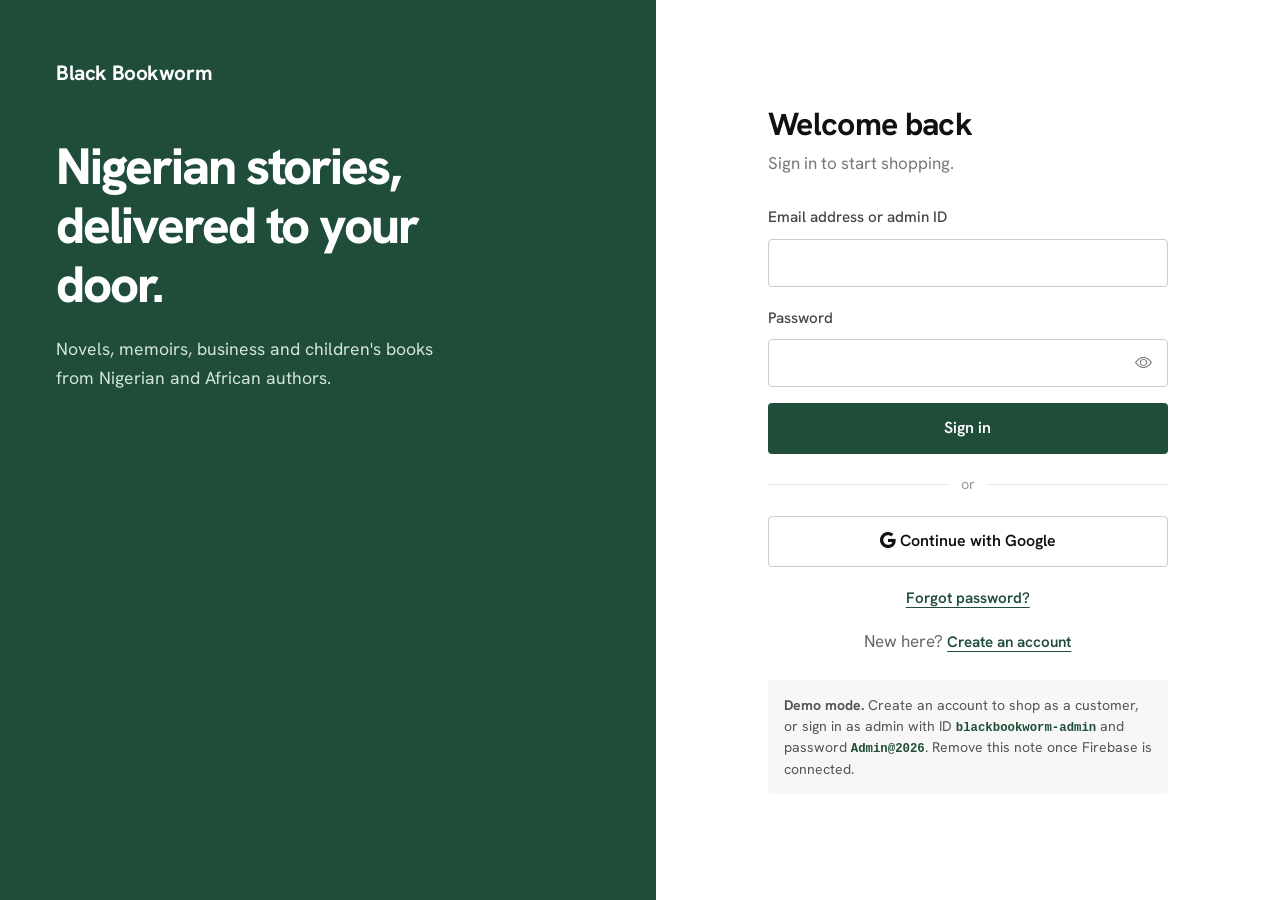
<file: index.html>
<!DOCTYPE html>
<html lang="en">
<head>
  <meta charset="UTF-8">
  <meta name="viewport" content="width=device-width, initial-scale=1">
  <title>Sign in | Black Bookworm</title>
  <meta name="description" content="Sign in to Black Bookworm to shop Nigerian and African stories.">

  <link href="https://cdn.jsdelivr.net/npm/bootstrap@5.3.3/dist/css/bootstrap.min.css" rel="stylesheet">
  <link href="https://cdn.jsdelivr.net/npm/bootstrap-icons@1.11.3/font/bootstrap-icons.min.css" rel="stylesheet">
  <link rel="preconnect" href="https://fonts.googleapis.com">
  <link rel="preconnect" href="https://fonts.gstatic.com" crossorigin>
  <link href="https://fonts.googleapis.com/css2?family=Hanken+Grotesk:wght@400;500;600;700;800&display=swap" rel="stylesheet">

  <link href="style.css" rel="stylesheet">
  <link href="login.css" rel="stylesheet">
</head>
<body class="login-body">

  <main class="login-layout">

    <!-- Left: brand panel -->
    <aside class="login-brand" aria-hidden="true">
      <div>
        <p class="login-logo">Black Bookworm</p>
        <h1>Nigerian stories, delivered to your door.</h1>
        <p class="login-tag">Novels, memoirs, business and children's books from Nigerian and African authors.</p>
      </div>
      <div class="login-covers" id="loginCovers"></div>
    </aside>

    <!-- Right: sign in panel -->
    <section class="login-panel">
      <div class="login-card">
        <p class="login-logo login-logo-mobile">Black Bookworm</p>
        <h2 id="loginTitle">Welcome back</h2>
        <p class="muted" id="loginSub">Sign in to start shopping.</p>

        <div class="alert alert-danger py-2 d-none" id="loginError" role="alert"></div>
        <div class="alert alert-success py-2 d-none" id="loginInfo" role="status"></div>

        <form id="loginForm" novalidate>
          <div class="mb-3 d-none" id="nameField">
            <label for="loginName" class="form-label">Full name</label>
            <input type="text" class="form-control" id="loginName" autocomplete="name">
          </div>
          <div class="mb-3">
            <label for="loginId" class="form-label" id="idLabel">Email address or admin ID</label>
            <input type="text" class="form-control" id="loginId" autocomplete="username" autocapitalize="none" spellcheck="false" required>
          </div>
          <div class="mb-3">
            <label for="loginPassword" class="form-label">Password</label>
            <div class="pw-wrap">
              <input type="password" class="form-control" id="loginPassword" autocomplete="current-password" required minlength="6">
              <button type="button" class="pw-toggle" id="pwToggle" aria-label="Show password"><i class="bi bi-eye" aria-hidden="true"></i></button>
            </div>
          </div>
          <button type="submit" class="btn-solid btn-wide" id="loginSubmit">Sign in</button>
        </form>

        <div class="or-line"><span>or</span></div>
        <button type="button" class="btn-outline btn-wide" id="googleBtn">
          <i class="bi bi-google" aria-hidden="true"></i> Continue with Google
        </button>

        <p class="login-switch" id="forgotRow"><button type="button" class="link-button" id="forgotBtn">Forgot password?</button></p>
        <p class="login-switch" id="switchRow"></p>

        <p class="demo-note d-none" id="demoNote"></p>
      </div>
    </section>
  </main>

  

  <script type="module" src="login.js"></script>
</body>
</html>
</file>
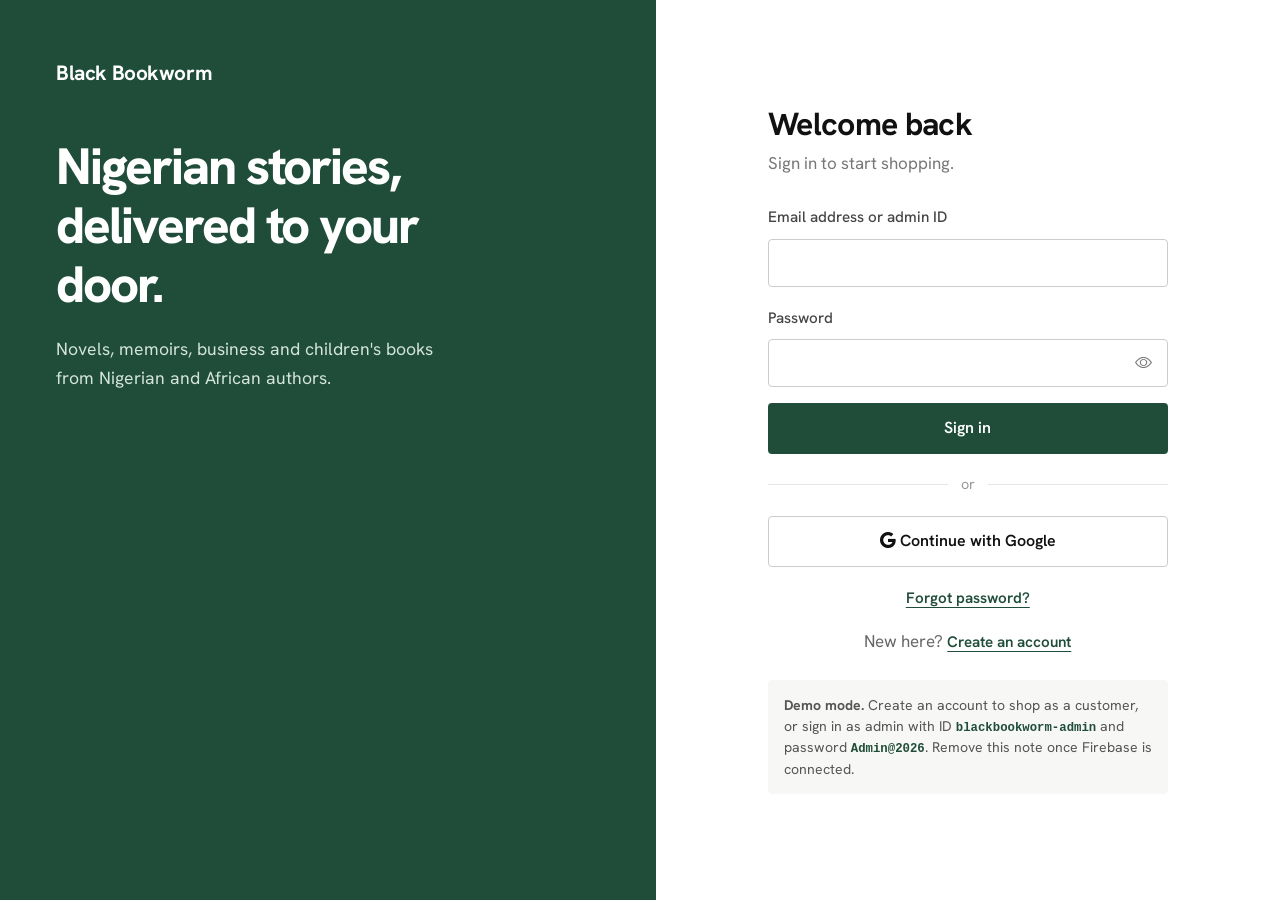
<file: admin.html>
<!DOCTYPE html>
<html lang="en">
<head>
  <meta charset="UTF-8">
  <meta name="viewport" content="width=device-width, initial-scale=1">
  <meta name="robots" content="noindex">
  <title>Admin | Black Bookworm</title>

  <link href="https://cdn.jsdelivr.net/npm/bootstrap@5.3.3/dist/css/bootstrap.min.css" rel="stylesheet">
  <link href="https://cdn.jsdelivr.net/npm/bootstrap-icons@1.11.3/font/bootstrap-icons.min.css" rel="stylesheet">
  <link rel="preconnect" href="https://fonts.googleapis.com">
  <link rel="preconnect" href="https://fonts.gstatic.com" crossorigin>
  <link href="https://fonts.googleapis.com/css2?family=Hanken+Grotesk:wght@400;500;600;700;800&display=swap" rel="stylesheet">

  <link href="admin.css" rel="stylesheet">
</head>
<body class="admin-body auth-pending">

  <!-- ============ Dashboard ============ -->
  <div id="dash">
    <header class="admin-top">
      <div class="container-xl admin-top-inner">
        <div class="admin-brand">Black Bookworm <span>Admin</span></div>
        <div class="admin-user">
          <span id="adminWho" class="muted"></span>
          <a href="shop.html" class="btn-solid btn-small">View shop as customer</a>
          <button type="button" class="btn-outline btn-small" id="adminLogout">Log out</button>
        </div>
      </div>
      <div class="container-xl">
        <ul class="admin-tabs" id="tabs" role="tablist">
          <li><button type="button" class="tab is-active" data-tab="overview">Overview</button></li>
          <li><button type="button" class="tab" data-tab="books">Books</button></li>
          <li><button type="button" class="tab" data-tab="orders">Orders</button></li>
          <li><button type="button" class="tab" data-tab="reviews">Reviews</button></li>
          <li><button type="button" class="tab" data-tab="customers">Customers</button></li>
          <li><button type="button" class="tab" data-tab="site">Site</button></li>
        </ul>
      </div>
    </header>

    <main class="container-xl admin-main">
      <div class="alert alert-warning d-none" id="demoBanner">
        Demo mode: data is stored in this browser only.
        Connect Firebase in <code>firebase-config.js</code> for the real thing.
      </div>

      <!-- Overview -->
      <section data-panel="overview">
        <div class="stat-grid" id="stats"></div>
        <div class="row g-4 mt-1">
          <div class="col-lg-7">
            <div class="panel">
              <h2>Revenue, last 7 days</h2>
              <div class="bars" id="bars"></div>
            </div>
          </div>
          <div class="col-lg-5">
            <div class="panel">
              <h2>Top sellers</h2>
              <ol class="rank" id="topSellers"></ol>
            </div>
          </div>
        </div>
        <div class="panel mt-4">
          <h2>Needs attention</h2>
          <ul class="plain-list" id="attention"></ul>
        </div>
      </section>

      <!-- Books -->
      <section data-panel="books" class="d-none">
        <div class="panel-head">
          <h2>Books</h2>
          <div class="panel-actions">
            <input type="search" id="bookSearch" class="form-control" placeholder="Search books" aria-label="Search books">
            <button type="button" class="btn-solid btn-small" id="addBookBtn"><i class="bi bi-plus-lg"></i> Add book</button>
          </div>
        </div>
        <div class="alert alert-info d-none" id="seedNote">
          Your Firestore <code>books</code> collection is empty.
          <button type="button" class="link-button" id="seedBtn">Load the 12 starter books</button>
        </div>
        <div class="table-wrap">
          <table class="admin-table">
            <thead><tr><th></th><th>Title</th><th>Category</th><th class="num">Price</th><th class="num">Stock</th><th>Featured</th><th></th></tr></thead>
            <tbody id="booksBody"></tbody>
          </table>
        </div>
      </section>

      <!-- Orders -->
      <section data-panel="orders" class="d-none">
        <div class="panel-head">
          <h2>Orders</h2>
          <div class="panel-actions">
            <select id="orderFilter" class="form-select" aria-label="Filter orders by status">
              <option value="all">All statuses</option>
              <option value="paid">Paid</option>
              <option value="processing">Processing</option>
              <option value="shipped">Shipped</option>
              <option value="delivered">Delivered</option>
              <option value="cancelled">Cancelled</option>
            </select>
            <button type="button" class="btn-outline btn-small" id="exportOrders"><i class="bi bi-download"></i> Export CSV</button>
          </div>
        </div>
        <div id="ordersList"></div>
      </section>

      <!-- Reviews -->
      <section data-panel="reviews" class="d-none">
        <div class="panel-head"><h2>Reviews</h2></div>
        <div id="reviewsList"></div>
      </section>

      <!-- Customers -->
      <section data-panel="customers" class="d-none">
        <div class="panel-head"><h2>Customers</h2></div>
        <div class="table-wrap">
          <table class="admin-table">
            <thead><tr><th>Name</th><th>Email</th><th>Role</th><th class="num">Orders</th><th class="num">Spent</th></tr></thead>
            <tbody id="customersBody"></tbody>
          </table>
        </div>
      </section>

      <!-- Site settings -->
      <section data-panel="site" class="d-none">
        <div class="panel-head">
          <h2>Site text and delivery</h2>
          <a href="shop.html" class="link-plain">Preview the shop</a>
        </div>
        <form id="siteForm" class="panel" novalidate>
          <div class="row g-3">
            <div class="col-12"><label class="form-label" for="sPromo">Banner at the top of the shop</label><input class="form-control" id="sPromo"></div>
            <div class="col-12"><label class="form-label" for="sEyebrow">Small line above the headline</label><input class="form-control" id="sEyebrow"></div>
            <div class="col-12"><label class="form-label" for="sTitle">Headline</label><input class="form-control" id="sTitle"></div>
            <div class="col-12"><label class="form-label" for="sText">Headline description</label><textarea class="form-control" id="sText" rows="3"></textarea></div>
            <div class="col-6 col-md-3"><label class="form-label" for="sFee">Delivery fee (₦)</label><input type="number" min="0" step="100" class="form-control" id="sFee"></div>
            <div class="col-6 col-md-3"><label class="form-label" for="sFree">Free delivery over (₦)</label><input type="number" min="0" step="1000" class="form-control" id="sFree"></div>
            <div class="col-12 col-md-6"></div>
            <div class="col-md-4"><label class="form-label" for="sEmail">Contact email</label><input type="email" class="form-control" id="sEmail"></div>
            <div class="col-md-4"><label class="form-label" for="sPhone">Contact phone</label><input class="form-control" id="sPhone"></div>
            <div class="col-md-4"><label class="form-label" for="sAddress">Address</label><input class="form-control" id="sAddress"></div>
          </div>
          <div class="site-actions">
            <button type="submit" class="btn-solid">Save changes</button>
            <button type="button" class="link-button" id="siteReset">Restore defaults</button>
          </div>
        </form>
      </section>
    </main>
  </div>

  <!-- ============ Book form modal ============ -->
  <div class="modal fade" id="bookFormModal" tabindex="-1" aria-labelledby="bookFormTitle" aria-hidden="true">
    <div class="modal-dialog modal-dialog-centered modal-lg modal-dialog-scrollable">
      <div class="modal-content login-modal">
        <div class="modal-header">
          <h2 class="modal-title" id="bookFormTitle">Add book</h2>
          <button type="button" class="btn-close" data-bs-dismiss="modal" aria-label="Close"></button>
        </div>
        <div class="modal-body">
          <div class="alert alert-danger py-2 d-none" id="bookError" role="alert"></div>
          <form id="bookForm" novalidate>
            <div class="row g-3">
              <div class="col-md-7"><label class="form-label" for="fTitle">Title</label><input class="form-control" id="fTitle" required></div>
              <div class="col-md-5"><label class="form-label" for="fAuthor">Author</label><input class="form-control" id="fAuthor" required></div>
              <div class="col-6 col-md-3"><label class="form-label" for="fPrice">Price (₦)</label><input type="number" min="0" step="100" class="form-control" id="fPrice" required></div>
              <div class="col-6 col-md-3"><label class="form-label" for="fStock">Stock</label><input type="number" min="0" step="1" class="form-control" id="fStock" required></div>
              <div class="col-6 col-md-3"><label class="form-label" for="fRating">Rating (0 to 5)</label><input type="number" min="0" max="5" step="0.1" class="form-control" id="fRating" value="4.5"></div>
              <div class="col-6 col-md-3"><label class="form-label" for="fCategory">Category</label>
                <select class="form-select" id="fCategory"></select></div>
              <div class="col-6 col-md-4"><label class="form-label" for="fIsbn">ISBN</label><input class="form-control" id="fIsbn" placeholder="Used to find the cover"></div>
              <div class="col-3 col-md-4"><label class="form-label" for="fPages">Pages</label><input type="number" min="0" class="form-control" id="fPages"></div>
              <div class="col-3 col-md-4"><label class="form-label" for="fYear">Year</label><input type="number" min="0" class="form-control" id="fYear"></div>
              <div class="col-12"><label class="form-label" for="fCover">Cover image URL</label>
                <input class="form-control" id="fCover" placeholder="Leave blank to use the ISBN cover from Open Library">
                <div class="cover-preview" id="coverPreview"></div></div>
              <div class="col-12"><label class="form-label" for="fDesc">Description</label><textarea class="form-control" id="fDesc" rows="4"></textarea></div>
              <div class="col-12"><div class="form-check"><input class="form-check-input" type="checkbox" id="fFeatured"><label class="form-check-label" for="fFeatured">Show in Staff picks</label></div></div>
            </div>
            <button type="submit" class="btn-solid btn-wide mt-4" id="bookSave">Save book</button>
          </form>
        </div>
      </div>
    </div>
  </div>

  <div class="toast-wrap" id="toastWrap" aria-live="polite" aria-atomic="true"></div>

  <script src="https://cdn.jsdelivr.net/npm/bootstrap@5.3.3/dist/js/bootstrap.bundle.min.js"></script>
  <script type="module" src="admin.js"></script>
</body>
</html>
</file>
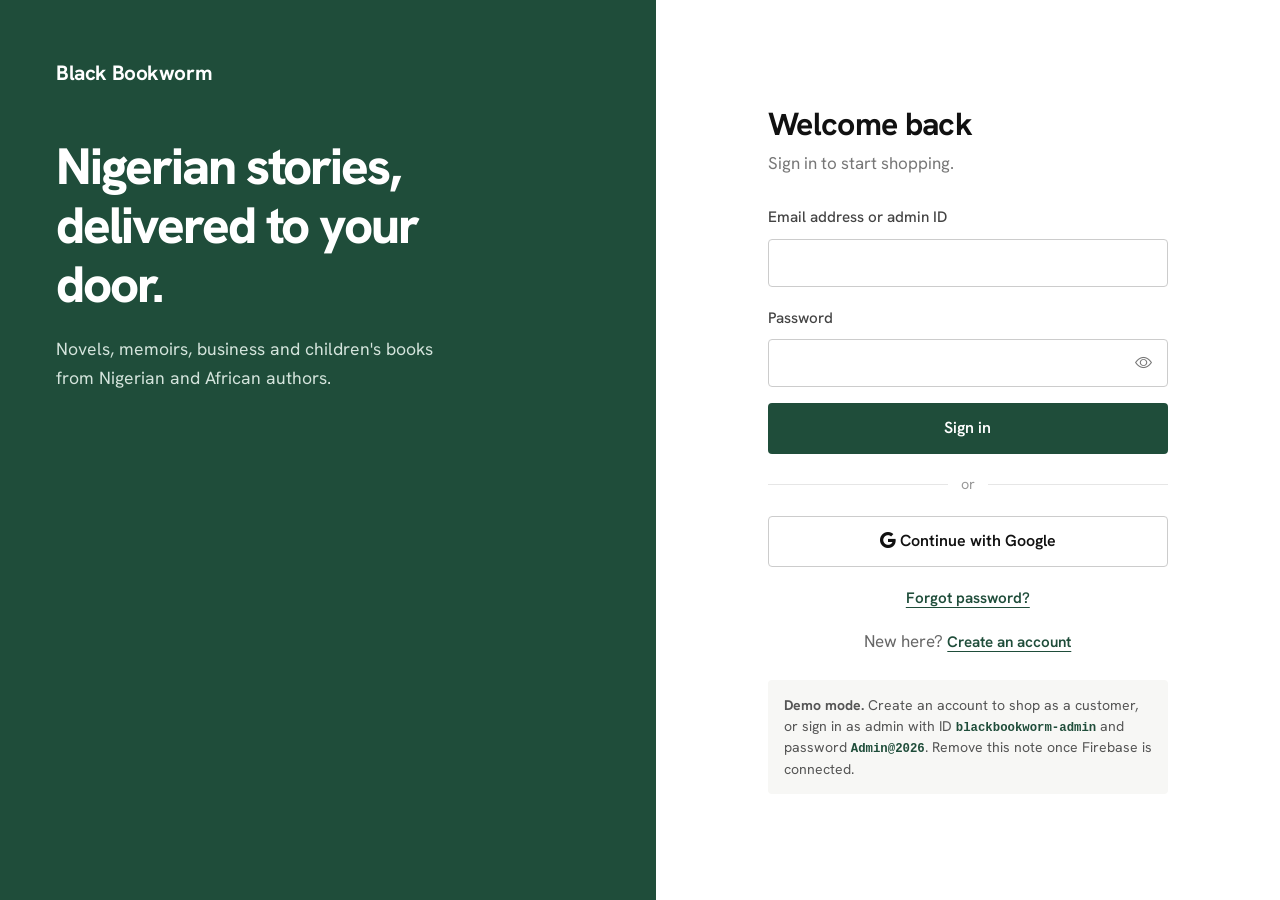
<file: shop.html>
<!DOCTYPE html>
<html lang="en">
<head>
  <meta charset="UTF-8">
  <meta name="viewport" content="width=device-width, initial-scale=1">
  <title>Shop | Black Bookworm</title>
  <meta name="description" content="Buy Nigerian and African books online, read the blog, and support the Black Bookworm Foundation.">

  <link href="https://cdn.jsdelivr.net/npm/bootstrap@5.3.3/dist/css/bootstrap.min.css" rel="stylesheet">
  <link href="https://cdn.jsdelivr.net/npm/bootstrap-icons@1.11.3/font/bootstrap-icons.min.css" rel="stylesheet">

  <link rel="preconnect" href="https://fonts.googleapis.com">
  <link rel="preconnect" href="https://fonts.gstatic.com" crossorigin>
  <link href="https://fonts.googleapis.com/css2?family=Hanken+Grotesk:wght@400;500;600;700;800&display=swap" rel="stylesheet">

  <link href="style.css" rel="stylesheet">
</head>
<body class="auth-pending">

  <div class="admin-bar d-none" id="adminBar">
    <span><i class="bi bi-shield-lock" aria-hidden="true"></i> Admin view of the shop</span>
    <span class="admin-bar-links">
      <a href="admin.html">Back to dashboard</a>
      <a href="admin.html#books">Edit books</a>
      <a href="admin.html#site">Edit site text</a>
    </span>
  </div>

  <div class="promo-bar" id="promoBar">Free delivery on orders over ₦40,000 · Part of every sale funds the Black Bookworm Foundation</div>

  <!-- =========================== NAVBAR =========================== -->
  <nav class="navbar navbar-expand-lg site-nav sticky-top" aria-label="Main navigation">
    <div class="container">
      <a class="navbar-brand" href="shop.html">Black Bookworm</a>

      <div class="nav-icons d-lg-none">
        <button type="button" class="icon-btn" data-open-cart aria-label="Open cart">
          <i class="bi bi-bag" aria-hidden="true"></i><span class="cart-count" data-cart-count>0</span>
        </button>
      </div>

      <button class="navbar-toggler" type="button" data-bs-toggle="collapse"
              data-bs-target="#mainNav" aria-controls="mainNav" aria-expanded="false" aria-label="Open menu">
        <span class="navbar-toggler-icon"></span>
      </button>

      <div class="collapse navbar-collapse" id="mainNav">
        <ul class="navbar-nav ms-lg-auto align-items-lg-center">
          <li class="nav-item"><a class="nav-link" href="#home">Home</a></li>
          <li class="nav-item"><a class="nav-link" href="#shop">Shop</a></li>

          <li class="nav-item dropdown">
            <a class="nav-link dropdown-toggle" href="#about" role="button"
               data-bs-toggle="dropdown" aria-expanded="false">About</a>
            <ul class="dropdown-menu">
              <li><a class="dropdown-item" href="#about">Our story</a></li>
              <li><a class="dropdown-item" href="#foundation">The Black Bookworm Foundation</a></li>
              <li><a class="dropdown-item" href="#award">The Black Bookworm Prize</a></li>
            </ul>
          </li>

          <li class="nav-item"><a class="nav-link" href="#reviews">Reviews</a></li>
          <li class="nav-item"><a class="nav-link" href="#blog">Blog</a></li>

          <li class="nav-item d-none d-lg-block">
            <button type="button" class="icon-btn" data-open-cart aria-label="Open cart">
              <i class="bi bi-bag" aria-hidden="true"></i><span class="cart-count" data-cart-count>0</span>
            </button>
          </li>

          <li class="nav-item dropdown ms-lg-2" id="navLoggedIn">
            <a class="nav-link dropdown-toggle account-link" href="#" role="button"
               data-bs-toggle="dropdown" aria-expanded="false">
              <i class="bi bi-person-circle" aria-hidden="true"></i> <span id="navUserName">Account</span>
            </a>
            <ul class="dropdown-menu dropdown-menu-end">
              <li><button type="button" class="dropdown-item" id="openOrders">My orders</button></li>
              <li class="d-none" id="adminLink"><a class="dropdown-item" href="admin.html">Admin dashboard</a></li>
              <li><button type="button" class="dropdown-item" id="logoutBtn">Log out</button></li>
            </ul>
          </li>
        </ul>
      </div>
    </div>
  </nav>

  <main>

    <!-- =========================== HOME =========================== -->
    <section id="home" class="hero">
      <div class="container">
        <div class="row align-items-center gy-5">
          <div class="col-lg-6">
            <p class="eyebrow" id="heroEyebrow">New season · Fresh on the shelf</p>
            <h1 id="heroTitle">Nigerian stories, delivered to your door.</h1>
            <p class="lead-text" id="heroText">
              Novels, memoirs, business and children's books from Nigerian and African authors,
              packed with care and sent anywhere in Nigeria.
            </p>
            <div class="hero-actions">
              <a href="#shop" class="btn-solid">Shop new arrivals</a>
              <a href="#blog" class="link-plain">Read the blog</a>
            </div>
            <ul class="hero-stats">
              <li><strong>12+</strong><span>titles in stock</span></li>
              <li><strong>3 days</strong><span>average delivery</span></li>
              <li><strong>100%</strong><span>secure checkout</span></li>
            </ul>
          </div>
          <div class="col-lg-6">
            <div class="hero-stack" id="heroStack" aria-label="Featured book covers"></div>
          </div>
        </div>
      </div>
    </section>

    <!-- =========================== FEATURED =========================== -->
    <section id="featured" class="section section-grey">
      <div class="container">
        <div class="section-head">
          <h2>Staff picks</h2>
          <a href="#shop" class="link-plain">See all books</a>
        </div>
        <div class="row g-4" id="featuredGrid"></div>
      </div>
    </section>

    <!-- =========================== SHOP =========================== -->
    <section id="shop" class="section">
      <div class="container">
        <h2>Shop all books</h2>

        <div class="shop-tools">
          <div class="search-box">
            <i class="bi bi-search" aria-hidden="true"></i>
            <input type="search" id="searchInput" placeholder="Search title or author" aria-label="Search books">
          </div>
          <label class="sort-box">
            <span class="visually-hidden">Sort books</span>
            <select id="sortSelect" class="form-select">
              <option value="featured">Featured</option>
              <option value="price-asc">Price: low to high</option>
              <option value="price-desc">Price: high to low</option>
              <option value="rating">Top rated</option>
              <option value="title">Title A to Z</option>
            </select>
          </label>
        </div>

        <ul class="filters" id="filters" aria-label="Filter books by category"></ul>

        <p class="result-count" id="resultCount" aria-live="polite"></p>
        <div class="row g-4" id="bookGrid"></div>
        <p class="empty-note d-none" id="emptyNote">No books match that search. Try another word or category.</p>
      </div>
    </section>

    <!-- =========================== REVIEWS =========================== -->
    <section id="reviews" class="section section-grey">
      <div class="container">
        <div class="section-head">
          <h2>What readers say</h2>
          <button type="button" class="link-button" id="writeReviewBtn">Write a review</button>
        </div>
        <div class="row g-4" id="reviewGrid"></div>
      </div>
    </section>

    <!-- =========================== ABOUT =========================== -->
    <section id="about" class="section">
      <div class="container">
        <div class="row gy-4">
          <div class="col-lg-4"><h2>About us</h2></div>
          <div class="col-lg-8">
            <p class="body-text">
              Black Bookworm started as a small shelf and a big belief: Nigerian readers should find Nigerian
              stories easily. We stock new releases and old favourites, and we put part of every sale back
              into the communities that read them.
            </p>
          </div>
        </div>

        <div class="row gy-4 about-pair">
          <div class="col-md-6" id="foundation">
            <h3>The Black Bookworm Foundation</h3>
            <p class="body-text">
              We donate books and run reading clubs in schools that have no library. Every purchase on this site
              helps fund a shelf.
            </p>
            <a href="#about" class="link-plain">Learn more</a>
          </div>
          <div class="col-md-6" id="award">
            <h3>The Black Bookworm Prize</h3>
            <p class="body-text">
              An annual award for the best new book by a Nigerian author. The winner receives a cash prize
              and a national book tour.
            </p>
            <a href="#about" class="link-plain">See winners</a>
          </div>
        </div>
      </div>
    </section>

    <!-- =========================== BLOG =========================== -->
    <section id="blog" class="section section-grey">
      <div class="container">
        <h2>Blog</h2>
        <ul class="post-list">
          <li>
            <time datetime="2026-10-15">15 Oct 2026</time>
            <div>
              <h3><a href="#blog">Five debut novels worth your weekend</a></h3>
              <p>Fresh voices from Lagos, Enugu and Kano, and why each one stayed with us.</p>
            </div>
          </li>
          <li>
            <time datetime="2026-10-08">8 Oct 2026</time>
            <div>
              <h3><a href="#blog">A conversation with this year's prize shortlist</a></h3>
              <p>Three authors on writing at night, rejection letters and first drafts.</p>
            </div>
          </li>
          <li>
            <time datetime="2026-09-29">29 Sep 2026</time>
            <div>
              <h3><a href="#blog">How to start a reading habit in ten minutes a day</a></h3>
              <p>Small, realistic steps that work even when your schedule is packed.</p>
            </div>
          </li>
        </ul>
      </div>
    </section>

    <!-- =========================== NEWSLETTER =========================== -->
    <section class="newsletter">
      <div class="container">
        <div class="row align-items-center gy-3">
          <div class="col-lg-6">
            <h2>New books, once a month.</h2>
            <p>No spam. Just what we are reading and what just landed.</p>
          </div>
          <div class="col-lg-6">
            <form id="newsletterForm" class="newsletter-form" novalidate>
              <label for="newsletterEmail" class="visually-hidden">Email address</label>
              <input type="email" id="newsletterEmail" class="form-control" placeholder="you@example.com" required>
              <button type="submit" class="btn-solid">Subscribe</button>
            </form>
          </div>
        </div>
      </div>
    </section>

  </main>

  <!-- =========================== FOOTER =========================== -->
  <footer class="site-footer">
    <div class="container">
      <div class="row gy-4">
        <div class="col-md-6">
          <p class="footer-brand">Black Bookworm</p>
          <p>Nigerian stories, delivered to your door.</p>
        </div>
        <div class="col-6 col-md-3">
          <ul class="footer-links">
            <li><a href="#home">Home</a></li>
            <li><a href="#shop">Shop</a></li>
            <li><a href="#about">About</a></li>
            <li><a href="#blog">Blog</a></li>
          </ul>
        </div>
        <div class="col-6 col-md-3">
          <ul class="footer-links">
            <li id="footEmail">hello@blackbookworm.example</li>
            <li id="footPhone">+234 800 000 0000</li>
            <li id="footAddress">Lagos, Nigeria</li>
          </ul>
        </div>
      </div>
      <p class="footer-copy">© 2026 Black Bookworm. <span id="modeBadge"></span></p>
    </div>
  </footer>

  <!-- =========================== CART DRAWER =========================== -->
  <div class="offcanvas offcanvas-end cart-drawer" tabindex="-1" id="cartDrawer" aria-labelledby="cartTitle">
    <div class="offcanvas-header">
      <h2 class="offcanvas-title" id="cartTitle">Your cart</h2>
      <button type="button" class="btn-close" data-bs-dismiss="offcanvas" aria-label="Close cart"></button>
    </div>
    <div class="offcanvas-body">
      <div id="cartEmpty" class="cart-empty">
        <i class="bi bi-bag" aria-hidden="true"></i>
        <p>Your cart is empty.</p>
        <button type="button" class="btn-solid btn-small" data-bs-dismiss="offcanvas" id="cartBrowse">Browse books</button>
      </div>
      <ul class="cart-list" id="cartList"></ul>
    </div>
    <div class="offcanvas-footer" id="cartFooter">
      <dl class="cart-totals">
        <div><dt>Subtotal</dt><dd id="cartSubtotal">₦0</dd></div>
        <div><dt>Delivery</dt><dd id="cartDelivery">₦0</dd></div>
        <div class="total"><dt>Total</dt><dd id="cartTotal">₦0</dd></div>
      </dl>
      <p class="free-note" id="freeNote"></p>
      <button type="button" class="btn-solid btn-wide" id="checkoutBtn">Pay with Paystack</button>
      <p class="summary-note">Test mode: no real money is charged.</p>
    </div>
  </div>

  <!-- =========================== BOOK DETAIL MODAL =========================== -->
  <div class="modal fade" id="bookModal" tabindex="-1" aria-labelledby="bookModalTitle" aria-hidden="true">
    <div class="modal-dialog modal-dialog-centered modal-lg">
      <div class="modal-content login-modal">
        <div class="modal-header">
          <h2 class="modal-title visually-hidden" id="bookModalTitle">Book details</h2>
          <button type="button" class="btn-close" data-bs-dismiss="modal" aria-label="Close"></button>
        </div>
        <div class="modal-body" id="bookModalBody"></div>
      </div>
    </div>
  </div>

  <!-- =========================== REVIEW MODAL =========================== -->
  <div class="modal fade" id="reviewModal" tabindex="-1" aria-labelledby="reviewTitle" aria-hidden="true">
    <div class="modal-dialog modal-dialog-centered">
      <div class="modal-content login-modal">
        <div class="modal-header">
          <h2 class="modal-title" id="reviewTitle">Write a review</h2>
          <button type="button" class="btn-close" data-bs-dismiss="modal" aria-label="Close"></button>
        </div>
        <div class="modal-body">
          <form id="reviewForm" novalidate>
            <div class="mb-3">
              <label for="reviewRating" class="form-label">Rating</label>
              <select id="reviewRating" class="form-select">
                <option value="5">5 stars</option>
                <option value="4">4 stars</option>
                <option value="3">3 stars</option>
                <option value="2">2 stars</option>
                <option value="1">1 star</option>
              </select>
            </div>
            <div class="mb-3">
              <label for="reviewText" class="form-label">Your review</label>
              <textarea id="reviewText" class="form-control" rows="4" maxlength="400" required></textarea>
            </div>
            <button type="submit" class="btn-solid btn-wide">Post review</button>
          </form>
        </div>
      </div>
    </div>
  </div>

  <!-- =========================== ORDERS MODAL =========================== -->
  <div class="modal fade" id="ordersModal" tabindex="-1" aria-labelledby="ordersTitle" aria-hidden="true">
    <div class="modal-dialog modal-dialog-centered modal-lg modal-dialog-scrollable">
      <div class="modal-content login-modal">
        <div class="modal-header">
          <h2 class="modal-title" id="ordersTitle">My orders</h2>
          <button type="button" class="btn-close" data-bs-dismiss="modal" aria-label="Close"></button>
        </div>
        <div class="modal-body" id="ordersBody"></div>
      </div>
    </div>
  </div>

  <!-- =========================== TOASTS =========================== -->
  <div class="toast-wrap" id="toastWrap" aria-live="polite" aria-atomic="true"></div>

  <script src="https://cdn.jsdelivr.net/npm/bootstrap@5.3.3/dist/js/bootstrap.bundle.min.js"></script>
  <script type="module" src="app.js"></script>
  <script src="firebase-config.js"></script>
  <script src="paystack.js"></script>
</body>
</html>
</file>
<file: style.css>
/* =====================================================================
  Black Bookworm storefront styles
   Every colour is written directly on the element that uses it.
   No CSS variables of any kind.
   Loaded AFTER Bootstrap so these rules win.
   ===================================================================== */

html { scroll-behavior: smooth; }

body {
  margin: 0;
  background: #ffffff;
  color: #111111;
  font-family: "Hanken Grotesk", system-ui, sans-serif;
  font-size: 1.0625rem;
  line-height: 1.65;
}

h1, h2, h3 {
  margin: 0;
  color: #111111;
  font-weight: 600;
  line-height: 1.15;
  letter-spacing: -0.02em;
}
h2 { font-size: clamp(1.8rem, 3vw, 2.3rem); }
h3 { font-size: 1.15rem; letter-spacing: -0.01em; }
p { margin: 0; }
img { display: block; max-width: 100%; }

a:focus-visible,
button:focus-visible,
input:focus-visible,
select:focus-visible,
textarea:focus-visible {
  outline: 3px solid #1f4d3a;
  outline-offset: 3px;
}

/* ---------- Layout ---------- */

.section { padding: 6rem 0; background: #ffffff; scroll-margin-top: 70px; }
.section-grey { background: #f7f7f5; }
.section h2 { margin-bottom: 2.5rem; }
.section-head {
  display: flex; flex-wrap: wrap; align-items: baseline;
  justify-content: space-between; gap: 0.5rem 1.5rem; margin-bottom: 2.5rem;
}
.section-head h2 { margin-bottom: 0; }
.body-text { max-width: 60ch; color: #555555; }
.muted { color: #777777; }

.eyebrow {
  margin-bottom: 1rem;
  color: #1f4d3a;
  font-size: 0.8rem;
  font-weight: 700;
  letter-spacing: 0.14em;
  text-transform: uppercase;
}

/* ---------- Promo bar ---------- */

.promo-bar {
  padding: 0.5rem 1rem;
  background: #1f4d3a;
  color: #ffffff;
  font-size: 0.85rem;
  font-weight: 500;
  text-align: center;
}

/* ---------- Buttons and links ---------- */

.btn-solid {
  display: inline-block;
  padding: 0.75rem 1.6rem;
  border: 0;
  border-radius: 4px;
  background: #1f4d3a;
  color: #ffffff;
  font-size: 1rem;
  font-weight: 600;
  text-decoration: none;
  cursor: pointer;
  transition: background 0.15s ease;
}
.btn-solid:hover, .btn-solid:focus { background: #163a2b; color: #ffffff; }
.btn-solid:disabled { background: #b5b5b5; cursor: not-allowed; }
.btn-small { padding: 0.4rem 1.1rem; font-size: 0.95rem; }
.btn-wide { width: 100%; }

.btn-outline {
  display: inline-block;
  padding: 0.7rem 1.4rem;
  border: 1px solid #cccccc;
  border-radius: 4px;
  background: #ffffff;
  color: #111111;
  font-size: 1rem;
  font-weight: 600;
  cursor: pointer;
}
.btn-outline:hover { border-color: #111111; }

.link-plain {
  color: #111111;
  font-weight: 600;
  text-decoration: underline;
  text-underline-offset: 5px;
}
.link-plain:hover { color: #1f4d3a; }

.link-button {
  padding: 0;
  border: 0;
  background: none;
  color: #1f4d3a;
  font-size: 0.95rem;
  font-weight: 600;
  text-decoration: underline;
  text-underline-offset: 4px;
  cursor: pointer;
}
.link-button:hover { color: #111111; }
.link-button:disabled { color: #999999; text-decoration: none; cursor: not-allowed; }

.icon-btn {
  position: relative;
  padding: 0.4rem 0.7rem;
  border: 0;
  background: none;
  color: #111111;
  font-size: 1.25rem;
  line-height: 1;
}
.icon-btn:hover { color: #1f4d3a; }

/* ---------- Navbar ---------- */

.site-nav { padding: 0.9rem 0; background: #ffffff; border-bottom: 1px solid #e6e6e6; }
.site-nav .navbar-brand {
  margin-right: 2rem; color: #111111; font-size: 1.25rem; font-weight: 700; letter-spacing: -0.02em;
}
.site-nav .nav-link { padding: 0.5rem 0.9rem; color: #555555; font-size: 0.97rem; font-weight: 500; }
.site-nav .nav-link:hover, .site-nav .nav-link:focus, .site-nav .nav-link.show { color: #111111; }
.site-nav .navbar-toggler { border-color: #cccccc; }
.site-nav .dropdown-menu {
  margin-top: 0.4rem; padding: 0.4rem; background: #ffffff;
  border: 1px solid #e6e6e6; border-radius: 6px; box-shadow: none;
}
.site-nav .dropdown-item { padding: 0.5rem 0.8rem; border-radius: 4px; color: #444444; font-size: 0.95rem; }
.site-nav .dropdown-item:hover, .site-nav .dropdown-item:focus { background: #f7f7f5; color: #111111; }
.nav-icons { margin-left: auto; margin-right: 0.5rem; }
.account-link { white-space: nowrap; }

.cart-count {
  position: relative;
  top: -0.45rem;
  margin-left: 0.1rem;
  padding: 0.05rem 0.45rem;
  border-radius: 999px;
  background: #1f4d3a;
  color: #ffffff;
  font-size: 0.72rem;
  font-weight: 700;
}
.cart-count.is-empty { background: #cccccc; }

/* ---------- Hero ---------- */

.hero { padding: 5rem 0 6rem; background: #ffffff; scroll-margin-top: 70px; }
.hero h1 {
  max-width: 13ch;
  font-size: clamp(2.6rem, 5.5vw, 4.2rem);
  font-weight: 800;
  letter-spacing: -0.04em;
}
.lead-text { max-width: 42ch; margin: 1.5rem 0 2.25rem; color: #555555; font-size: 1.15rem; }
.hero-actions { display: flex; flex-wrap: wrap; align-items: center; gap: 1.75rem; }

.hero-stats {
  display: flex; flex-wrap: wrap; gap: 1rem 2.5rem;
  margin: 3rem 0 0; padding: 1.5rem 0 0; list-style: none; border-top: 1px solid #e6e6e6;
}
.hero-stats li { display: flex; flex-direction: column; line-height: 1.3; }
.hero-stats strong { font-size: 1.4rem; font-weight: 700; }
.hero-stats span { color: #777777; font-size: 0.9rem; }

.hero-stack { position: relative; height: 460px; background: #f7f7f5; border-radius: 6px; overflow: hidden; }
.hero-stack img {
  position: absolute;
  width: 38%;
  aspect-ratio: 2 / 3;
  object-fit: cover;
  border-radius: 4px;
  background: #1f4d3a;
  box-shadow: 0 18px 40px rgba(0, 0, 0, 0.22);
}
.hero-stack .stack-1 { left: 8%; top: 12%; transform: rotate(-6deg); }
.hero-stack .stack-2 { left: 31%; top: 20%; transform: rotate(2deg); z-index: 2; }
.hero-stack .stack-3 { left: 54%; top: 9%; transform: rotate(8deg); }

/* ---------- About ---------- */

.about-pair { margin-top: 4rem; padding-top: 3rem; border-top: 1px solid #e6e6e6; }
.about-pair h3 { margin-bottom: 0.7rem; font-size: 1.3rem; }
.about-pair .body-text { margin-bottom: 1rem; }
#foundation, #award { scroll-margin-top: 90px; }

/* ---------- Blog ---------- */

.post-list { margin: 0; padding: 0; list-style: none; border-top: 1px solid #dddddd; }
.post-list li {
  display: grid; grid-template-columns: 9rem 1fr; gap: 1.5rem;
  padding: 1.6rem 0; border-bottom: 1px solid #dddddd;
}
.post-list time { color: #777777; font-size: 0.95rem; }
.post-list h3 a { color: #111111; text-decoration: none; }
.post-list h3 a:hover { color: #1f4d3a; text-decoration: underline; text-underline-offset: 4px; }
.post-list p { margin-top: 0.35rem; max-width: 60ch; color: #555555; }

/* ---------- Shop controls ---------- */

.shop-tools { display: flex; flex-wrap: wrap; gap: 1rem; margin-bottom: 1.75rem; }
.search-box { position: relative; flex: 1 1 260px; }
.search-box i { position: absolute; left: 0.9rem; top: 50%; transform: translateY(-50%); color: #888888; }
.search-box input {
  width: 100%; padding: 0.65rem 0.9rem 0.65rem 2.5rem;
  border: 1px solid #cccccc; border-radius: 4px; background: #ffffff; font-size: 1rem;
}
.sort-box { flex: 0 1 220px; }
.sort-box .form-select { padding: 0.65rem 0.9rem; border: 1px solid #cccccc; border-radius: 4px; }

.filters { display: flex; flex-wrap: wrap; gap: 0.4rem 1.6rem; margin: 0 0 1.5rem; padding: 0; list-style: none; }
.filter {
  padding: 0.2rem 0; border: 0; border-bottom: 2px solid transparent;
  background: none; color: #777777; font-size: 1rem; font-weight: 500; cursor: pointer;
}
.filter:hover { color: #111111; }
.filter.is-active { border-bottom-color: #1f4d3a; color: #111111; }
.result-count { margin-bottom: 1.5rem; color: #777777; font-size: 0.93rem; }
.empty-note { padding: 3rem 0; color: #777777; text-align: center; }

/* ---------- Books ---------- */

.book-cover {
  position: relative; display: block; width: 100%; padding: 0;
  border: 0; border-radius: 4px; background: #f0f0ee; overflow: hidden; cursor: pointer;
}
.book-cover img {
  width: 100%; aspect-ratio: 2 / 3; object-fit: cover; background: #f0f0ee;
  transition: transform 0.35s ease;
}
.book-cover:hover img { transform: scale(1.04); }
.tag {
  position: absolute; top: 0.6rem; left: 0.6rem; padding: 0.1rem 0.55rem;
  border-radius: 999px; font-size: 0.75rem; font-weight: 700;
}
.tag-warn { background: #fff3cd; color: #7a5b00; }
.tag-out { background: #111111; color: #ffffff; }

.book h3 { margin-top: 0.9rem; font-size: 1.05rem; }
.author { margin-top: 0.1rem; color: #777777; font-size: 0.93rem; }
.rating { margin-top: 0.2rem; color: #777777; font-size: 0.85rem; }
.stars { color: #c98a00; letter-spacing: 0.08em; }
.book-row {
  display: flex; flex-wrap: wrap; align-items: baseline; justify-content: space-between;
  gap: 0.3rem 1rem; margin-top: 0.6rem;
}
.price { color: #111111; font-weight: 700; }

/* ---------- Book detail ---------- */

.detail-cover { width: 100%; max-width: 320px; margin: 0 auto; aspect-ratio: 2 / 3; object-fit: cover; border-radius: 4px; background: #f0f0ee; }
.detail-title { font-size: 1.8rem; font-weight: 700; }
.detail-meta { display: flex; flex-wrap: wrap; gap: 0.3rem 1.2rem; margin: 1.2rem 0; padding: 0; list-style: none; color: #777777; font-size: 0.93rem; }
.detail-buy { display: flex; align-items: center; gap: 1.5rem; margin-top: 1.5rem; }
.detail-price { font-size: 1.5rem; }

/* ---------- Reviews ---------- */

.review { height: 100%; margin: 0; padding: 1.6rem; background: #ffffff; border: 1px solid #e6e6e6; border-radius: 4px; }
.review blockquote { margin: 0.8rem 0 1rem; color: #333333; }
.review figcaption { color: #777777; font-size: 0.93rem; font-weight: 600; }

/* ---------- Newsletter ---------- */

.newsletter { padding: 4.5rem 0; background: #1f4d3a; color: #ffffff; }
.newsletter h2 { margin-bottom: 0.4rem; color: #ffffff; }
.newsletter p { color: #d4e4dc; }
.newsletter-form { display: flex; gap: 0.6rem; }
.newsletter-form .form-control { padding: 0.75rem 0.9rem; border: 0; border-radius: 4px; }
.newsletter-form .btn-solid { background: #111111; white-space: nowrap; }
.newsletter-form .btn-solid:hover { background: #000000; }

/* ---------- Cart drawer ---------- */

.cart-drawer { width: 440px; max-width: 100vw; }
.cart-drawer .offcanvas-title { font-size: 1.4rem; font-weight: 600; }
.cart-empty { padding: 4rem 0; color: #777777; text-align: center; }
.cart-empty i { display: block; margin-bottom: 0.8rem; font-size: 2.5rem; color: #bbbbbb; }
.cart-empty p { margin-bottom: 1.2rem; }

.cart-list { margin: 0; padding: 0; list-style: none; border-top: 1px solid #dddddd; }
.cart-row {
  display: grid; grid-template-columns: 56px 1fr auto auto; align-items: center;
  gap: 0.9rem; padding: 1rem 0; border-bottom: 1px solid #dddddd;
}
.cart-thumb { width: 56px; height: 84px; object-fit: cover; border-radius: 3px; background: #f0f0ee; }
.cart-title h3 { font-size: 0.98rem; }
.cart-title p { color: #777777; font-size: 0.88rem; }
.cart-price { display: block; margin-top: 0.2rem; font-weight: 700; font-size: 0.95rem; }

.qty { display: inline-flex; align-items: center; border: 1px solid #dddddd; border-radius: 4px; background: #ffffff; }
.qty button { width: 30px; height: 30px; border: 0; background: none; color: #111111; font-size: 1.1rem; }
.qty button:hover { background: #f0f0ee; }
.qty span { min-width: 24px; text-align: center; font-weight: 600; font-size: 0.95rem; }

.cart-remove { padding: 0.3rem; border: 0; background: none; color: #888888; }
.cart-remove:hover { color: #111111; }

.offcanvas-footer { padding: 1.2rem 1rem 1.4rem; border-top: 1px solid #e6e6e6; background: #f7f7f5; }
.cart-totals { margin: 0 0 0.8rem; }
.cart-totals div { display: flex; justify-content: space-between; padding: 0.35rem 0; color: #555555; }
.cart-totals dt, .cart-totals dd { margin: 0; font-weight: 400; }
.cart-totals .total { margin-top: 0.3rem; padding-top: 0.8rem; border-top: 1px solid #dddddd; color: #111111; font-size: 1.2rem; }
.cart-totals .total dt, .cart-totals .total dd { font-weight: 700; }
.free-note { margin-bottom: 0.8rem; color: #1f4d3a; font-size: 0.9rem; font-weight: 600; }
.summary-note { margin-top: 0.9rem; color: #777777; font-size: 0.88rem; text-align: center; }

/* ---------- Modals ---------- */

.login-modal { border: 0; border-radius: 6px; }
.login-modal .modal-header { border-bottom: 0; }
.login-modal .modal-title { font-size: 1.5rem; font-weight: 600; }
.login-modal .form-label { color: #444444; font-size: 0.95rem; font-weight: 500; }
.login-modal .form-control, .login-modal .form-select { padding: 0.65rem 0.8rem; border: 1px solid #cccccc; border-radius: 4px; }
.login-modal .form-control:focus, .login-modal .form-select:focus { border-color: #1f4d3a; box-shadow: 0 0 0 3px rgba(31, 77, 58, 0.2); }
.login-switch { margin-top: 1rem; color: #666666; text-align: center; }

.order { padding: 1.1rem 0; border-bottom: 1px solid #e6e6e6; }
.order header, .order footer { display: flex; justify-content: space-between; gap: 1rem; }
.order ul { margin: 0.7rem 0; padding: 0; list-style: none; color: #555555; }
.order li { display: flex; justify-content: space-between; gap: 1rem; padding: 0.15rem 0; }
.order footer { color: #555555; }
.status {
  padding: 0.05rem 0.6rem; border-radius: 999px; background: #e3f1ea; color: #1f4d3a;
  font-size: 0.8rem; font-weight: 700; text-transform: capitalize;
}

/* ---------- Toasts ---------- */

.toast-wrap { position: fixed; right: 1rem; bottom: 1rem; z-index: 2000; display: flex; flex-direction: column; gap: 0.5rem; }
.toast-item {
  max-width: 340px; padding: 0.75rem 1rem; border-radius: 4px;
  background: #111111; color: #ffffff; font-size: 0.95rem;
  opacity: 0; transform: translateY(8px); transition: opacity 0.25s ease, transform 0.25s ease;
}
.toast-item.show { opacity: 1; transform: translateY(0); }
.toast-warn { background: #7a5b00; }
.toast-error { background: #a32020; }

/* ---------- Footer ---------- */

.site-footer { padding: 4rem 0 2rem; background: #ffffff; border-top: 1px solid #e6e6e6; color: #666666; }
.footer-brand { margin-bottom: 0.3rem; color: #111111; font-size: 1.25rem; font-weight: 700; letter-spacing: -0.02em; }
.footer-links { margin: 0; padding: 0; list-style: none; }
.footer-links li { margin-bottom: 0.4rem; }
.footer-links a { color: #666666; text-decoration: none; }
.footer-links a:hover { color: #111111; }
.footer-copy { margin-top: 3rem; color: #999999; font-size: 0.9rem; }

/* ---------- Small screens ---------- */

@media (max-width: 767.98px) {
  .section { padding: 4rem 0; }
  .hero { padding: 3rem 0 4rem; }
  .hero-stack { height: 320px; }
  .post-list li { grid-template-columns: 1fr; gap: 0.4rem; }
  .newsletter-form { flex-direction: column; }
  .detail-buy { flex-wrap: wrap; }
}

/* ---------- Reduced motion ---------- */

@media (prefers-reduced-motion: reduce) {
  html { scroll-behavior: auto; }
  .book-cover img, .toast-item { transition: none; }
}

/* ---------- Hidden until sign-in is confirmed ---------- */
.auth-pending { visibility: hidden; }

/* ---------- Admin bar on the shop ---------- */
.admin-bar {
  display: flex; flex-wrap: wrap; align-items: center; justify-content: space-between; gap: 0.3rem 1.5rem;
  padding: 0.5rem 1rem; background: #111111; color: #ffffff; font-size: 0.88rem;
}
.admin-bar-links { display: flex; flex-wrap: wrap; gap: 0.3rem 1.2rem; }
.admin-bar a { color: #ffffff; font-weight: 600; text-decoration: underline; text-underline-offset: 3px; }
.admin-bar a:hover { color: #9fd3b8; }
.admin-edit {
  display: inline-block; margin-top: 0.5rem; padding: 0.15rem 0.7rem; border: 1px dashed #1f4d3a;
  border-radius: 999px; color: #1f4d3a; font-size: 0.82rem; font-weight: 600; text-decoration: none;
}
.admin-edit:hover { background: #e3f1ea; color: #1f4d3a; }
</file>
<file: login.css>
/* Login page. No CSS variables. */

.login-body { background: #ffffff; }
.login-layout { display: grid; grid-template-columns: 1.05fr 1fr; min-height: 100vh; }

/* ---------- Brand panel ---------- */
.login-brand {
  display: flex; flex-direction: column; justify-content: space-between; gap: 2rem;
  padding: 3.5rem; background: #1f4d3a; color: #ffffff; overflow: hidden;
}
.login-logo { margin: 0; font-size: 1.3rem; font-weight: 700; letter-spacing: -0.02em; }
.login-brand h1 {
  max-width: 14ch; margin-top: 3rem; color: #ffffff;
  font-size: clamp(2.2rem, 4vw, 3.4rem); font-weight: 800; letter-spacing: -0.04em;
}
.login-tag { max-width: 38ch; margin-top: 1.2rem; color: #d4e4dc; font-size: 1.1rem; }

.login-covers { position: relative; height: 230px; }
.login-covers img {
  position: absolute; bottom: -30px; width: 120px; aspect-ratio: 2 / 3; object-fit: cover;
  border-radius: 4px; background: #163a2b; box-shadow: 0 14px 30px rgba(0, 0, 0, 0.35);
}
.login-covers img:nth-child(1) { left: 0; transform: rotate(-7deg); }
.login-covers img:nth-child(2) { left: 105px; transform: rotate(-1deg); bottom: -15px; }
.login-covers img:nth-child(3) { left: 215px; transform: rotate(5deg); }
.login-covers img:nth-child(4) { left: 320px; transform: rotate(10deg); bottom: -40px; }

/* ---------- Form panel ---------- */
.login-panel { display: grid; place-items: center; padding: 2rem 1.5rem; }
.login-card { width: 100%; max-width: 400px; }
.login-card h2 { margin-bottom: 0.4rem; font-size: 2rem; font-weight: 700; }
.login-card .muted { margin-bottom: 1.6rem; }
.login-logo-mobile { display: none; margin-bottom: 2rem; color: #111111; }

.login-card .form-label { color: #444444; font-size: 0.95rem; font-weight: 500; }
.login-card .form-control { padding: 0.7rem 0.85rem; border: 1px solid #cccccc; border-radius: 4px; }
.login-card .form-control:focus { border-color: #1f4d3a; box-shadow: 0 0 0 3px rgba(31, 77, 58, 0.2); }
.login-card .login-switch { margin-top: 1rem; color: #666666; text-align: center; }

.pw-wrap { position: relative; }
.pw-wrap .form-control { padding-right: 2.8rem; }
.pw-toggle { position: absolute; top: 50%; right: 0.5rem; transform: translateY(-50%); padding: 0.3rem 0.5rem; border: 0; background: none; color: #777777; }
.pw-toggle:hover { color: #111111; }

.or-line { display: flex; align-items: center; gap: 0.8rem; margin: 1.2rem 0; color: #999999; font-size: 0.9rem; }
.or-line::before, .or-line::after { content: ""; flex: 1; height: 1px; background: #e6e6e6; }

.demo-note { margin-top: 1.6rem; padding: 0.9rem 1rem; border-radius: 4px; background: #f7f7f5; color: #555555; font-size: 0.88rem; line-height: 1.5; }
.demo-note code { color: #1f4d3a; font-weight: 700; }

@media (max-width: 899.98px) {
  .login-layout { grid-template-columns: 1fr; }
  .login-brand { display: none; }
  .login-logo-mobile { display: block; }
  .login-panel { align-items: start; padding-top: 3.5rem; }
}
</file>
<file: admin.css>
/* Admin dashboard. Same rule as the shop: no CSS variables. */

.admin-body { background: #f7f7f5; min-height: 100vh; }

/* ---------- Gate ---------- */
.gate { display: grid; place-items: center; min-height: 100vh; padding: 1.5rem; background: #f7f7f5; }
.gate-card { width: 100%; max-width: 420px; padding: 2.2rem; background: #ffffff; border: 1px solid #e6e6e6; border-radius: 6px; }
.gate-card h1 { margin-bottom: 0.4rem; font-size: 1.8rem; }
.gate-card .muted { margin-bottom: 1.4rem; }
.gate-card .form-control { padding: 0.65rem 0.8rem; border: 1px solid #cccccc; border-radius: 4px; }
.gate-card .form-control:focus { border-color: #1f4d3a; box-shadow: 0 0 0 3px rgba(31, 77, 58, 0.2); }

/* ---------- Top bar and tabs ---------- */
.admin-top { background: #ffffff; border-bottom: 1px solid #e6e6e6; position: sticky; top: 0; z-index: 100; }
.admin-top-inner { display: flex; flex-wrap: wrap; align-items: center; justify-content: space-between; gap: 0.6rem 1.5rem; padding: 0.9rem 0.75rem 0.4rem; }
.admin-brand { font-size: 1.2rem; font-weight: 700; letter-spacing: -0.02em; }
.admin-brand span { margin-left: 0.3rem; padding: 0.05rem 0.55rem; border-radius: 999px; background: #e3f1ea; color: #1f4d3a; font-size: 0.75rem; font-weight: 700; letter-spacing: 0; vertical-align: middle; }
.admin-user { display: flex; flex-wrap: wrap; align-items: center; gap: 0.5rem 1.2rem; font-size: 0.95rem; }

.admin-tabs { display: flex; gap: 0.3rem 1.6rem; margin: 0; padding: 0 0.75rem; list-style: none; overflow-x: auto; }
.tab {
  padding: 0.6rem 0; border: 0; border-bottom: 2px solid transparent; background: none;
  color: #777777; font-size: 1rem; font-weight: 500; white-space: nowrap; cursor: pointer;
}
.tab:hover { color: #111111; }
.tab.is-active { border-bottom-color: #1f4d3a; color: #111111; }

.admin-main { padding-top: 2rem; padding-bottom: 4rem; }

/* ---------- Panels ---------- */
.panel { padding: 1.5rem; background: #ffffff; border: 1px solid #e6e6e6; border-radius: 6px; height: 100%; }
.panel h2, .panel-head h2 { font-size: 1.25rem; font-weight: 600; }
.panel h2 { margin-bottom: 1.1rem; }
.panel-head { display: flex; flex-wrap: wrap; align-items: center; justify-content: space-between; gap: 0.8rem 1.5rem; margin-bottom: 1.2rem; }
.panel-actions { display: flex; flex-wrap: wrap; gap: 0.6rem; }
.panel-actions .form-control, .panel-actions .form-select { padding: 0.45rem 0.8rem; border: 1px solid #cccccc; border-radius: 4px; min-width: 190px; }

/* ---------- Stats ---------- */
.stat-grid { display: grid; grid-template-columns: repeat(auto-fit, minmax(200px, 1fr)); gap: 1rem; }
.stat { padding: 1.3rem 1.4rem; background: #ffffff; border: 1px solid #e6e6e6; border-radius: 6px; }
.stat span { display: block; color: #777777; font-size: 0.9rem; }
.stat strong { display: block; margin-top: 0.2rem; font-size: 1.8rem; font-weight: 700; letter-spacing: -0.02em; line-height: 1.2; }
.stat small { color: #777777; font-size: 0.85rem; }

.bars { display: flex; align-items: flex-end; gap: 0.7rem; height: 210px; padding-top: 1.5rem; }
.bar-col { flex: 1; display: flex; flex-direction: column; align-items: center; justify-content: flex-end; height: 100%; min-width: 0; }
.bar-val { margin-bottom: 0.3rem; color: #555555; font-size: 0.72rem; white-space: nowrap; }
.bar { width: 100%; max-width: 48px; min-height: 3px; border-radius: 3px 3px 0 0; background: #1f4d3a; }
.bar.is-zero { background: #dddddd; }
.bar-label { margin-top: 0.5rem; color: #777777; font-size: 0.8rem; }

.rank { margin: 0; padding-left: 1.3rem; }
.rank li { padding: 0.4rem 0; }
.rank li span { float: right; color: #777777; font-size: 0.93rem; }

.plain-list { margin: 0; padding: 0; list-style: none; }
.plain-list li { display: flex; justify-content: space-between; gap: 1rem; padding: 0.6rem 0; border-bottom: 1px solid #eeeeee; }
.plain-list li:last-child { border-bottom: 0; }
.empty { padding: 1.5rem 0; color: #777777; text-align: center; }

/* ---------- Tables ---------- */
.table-wrap { overflow-x: auto; background: #ffffff; border: 1px solid #e6e6e6; border-radius: 6px; }
.admin-table { width: 100%; border-collapse: collapse; font-size: 0.95rem; }
.admin-table th { padding: 0.8rem 1rem; border-bottom: 1px solid #e6e6e6; color: #777777; font-size: 0.82rem; font-weight: 600; text-align: left; text-transform: uppercase; letter-spacing: 0.04em; white-space: nowrap; }
.admin-table td { padding: 0.75rem 1rem; border-bottom: 1px solid #f0f0ee; vertical-align: middle; }
.admin-table tr:last-child td { border-bottom: 0; }
.admin-table .num { text-align: right; white-space: nowrap; }
.admin-table .row-actions { text-align: right; white-space: nowrap; }
.admin-table .thumb { width: 36px; height: 54px; object-fit: cover; border-radius: 3px; background: #1f4d3a; }
.admin-table .sub { display: block; color: #777777; font-size: 0.85rem; }
.low { color: #a32020; font-weight: 700; }
.row-actions button { margin-left: 0.8rem; }
.danger { color: #a32020; }
.danger:hover { color: #6b0f0f; }

/* ---------- Orders ---------- */
.order-card { margin-bottom: 1rem; padding: 1.2rem 1.4rem; background: #ffffff; border: 1px solid #e6e6e6; border-radius: 6px; }
.order-card header { display: flex; flex-wrap: wrap; align-items: center; justify-content: space-between; gap: 0.6rem 1.2rem; }
.order-card .who { color: #777777; font-size: 0.92rem; }
.order-card ul { margin: 0.9rem 0; padding: 0; list-style: none; color: #555555; }
.order-card li { display: flex; justify-content: space-between; gap: 1rem; padding: 0.15rem 0; }
.order-card footer { display: flex; flex-wrap: wrap; align-items: center; justify-content: space-between; gap: 0.6rem 1.2rem; padding-top: 0.8rem; border-top: 1px solid #eeeeee; }
.order-card select { padding: 0.35rem 0.7rem; border: 1px solid #cccccc; border-radius: 4px; background: #ffffff; font-size: 0.93rem; }
.pill { padding: 0.05rem 0.6rem; border-radius: 999px; font-size: 0.78rem; font-weight: 700; text-transform: capitalize; }
.pill-paid { background: #e3f1ea; color: #1f4d3a; }
.pill-processing { background: #fff3cd; color: #7a5b00; }
.pill-shipped { background: #dbeafe; color: #1e40af; }
.pill-delivered { background: #1f4d3a; color: #ffffff; }
.pill-cancelled { background: #fde2e2; color: #a32020; }

/* ---------- Reviews ---------- */
.review-row { display: flex; justify-content: space-between; gap: 1.5rem; margin-bottom: 0.8rem; padding: 1.1rem 1.3rem; background: #ffffff; border: 1px solid #e6e6e6; border-radius: 6px; }
.review-row p { margin: 0.3rem 0; color: #333333; }

.cover-preview img { width: 70px; height: 105px; margin-top: 0.6rem; object-fit: cover; border-radius: 3px; background: #1f4d3a; }

@media (max-width: 575.98px) {
  .admin-main { padding-top: 1.2rem; }
  .bars { gap: 0.3rem; }
  .bar-val { display: none; }
}

.site-actions { display: flex; align-items: center; gap: 1.5rem; margin-top: 1.5rem; }
.panel .form-control { padding: 0.65rem 0.8rem; border: 1px solid #cccccc; border-radius: 4px; }
.panel .form-control:focus { border-color: #1f4d3a; box-shadow: 0 0 0 3px rgba(31, 77, 58, 0.2); }
.admin-user .btn-solid { color: #ffffff; }
</file>
